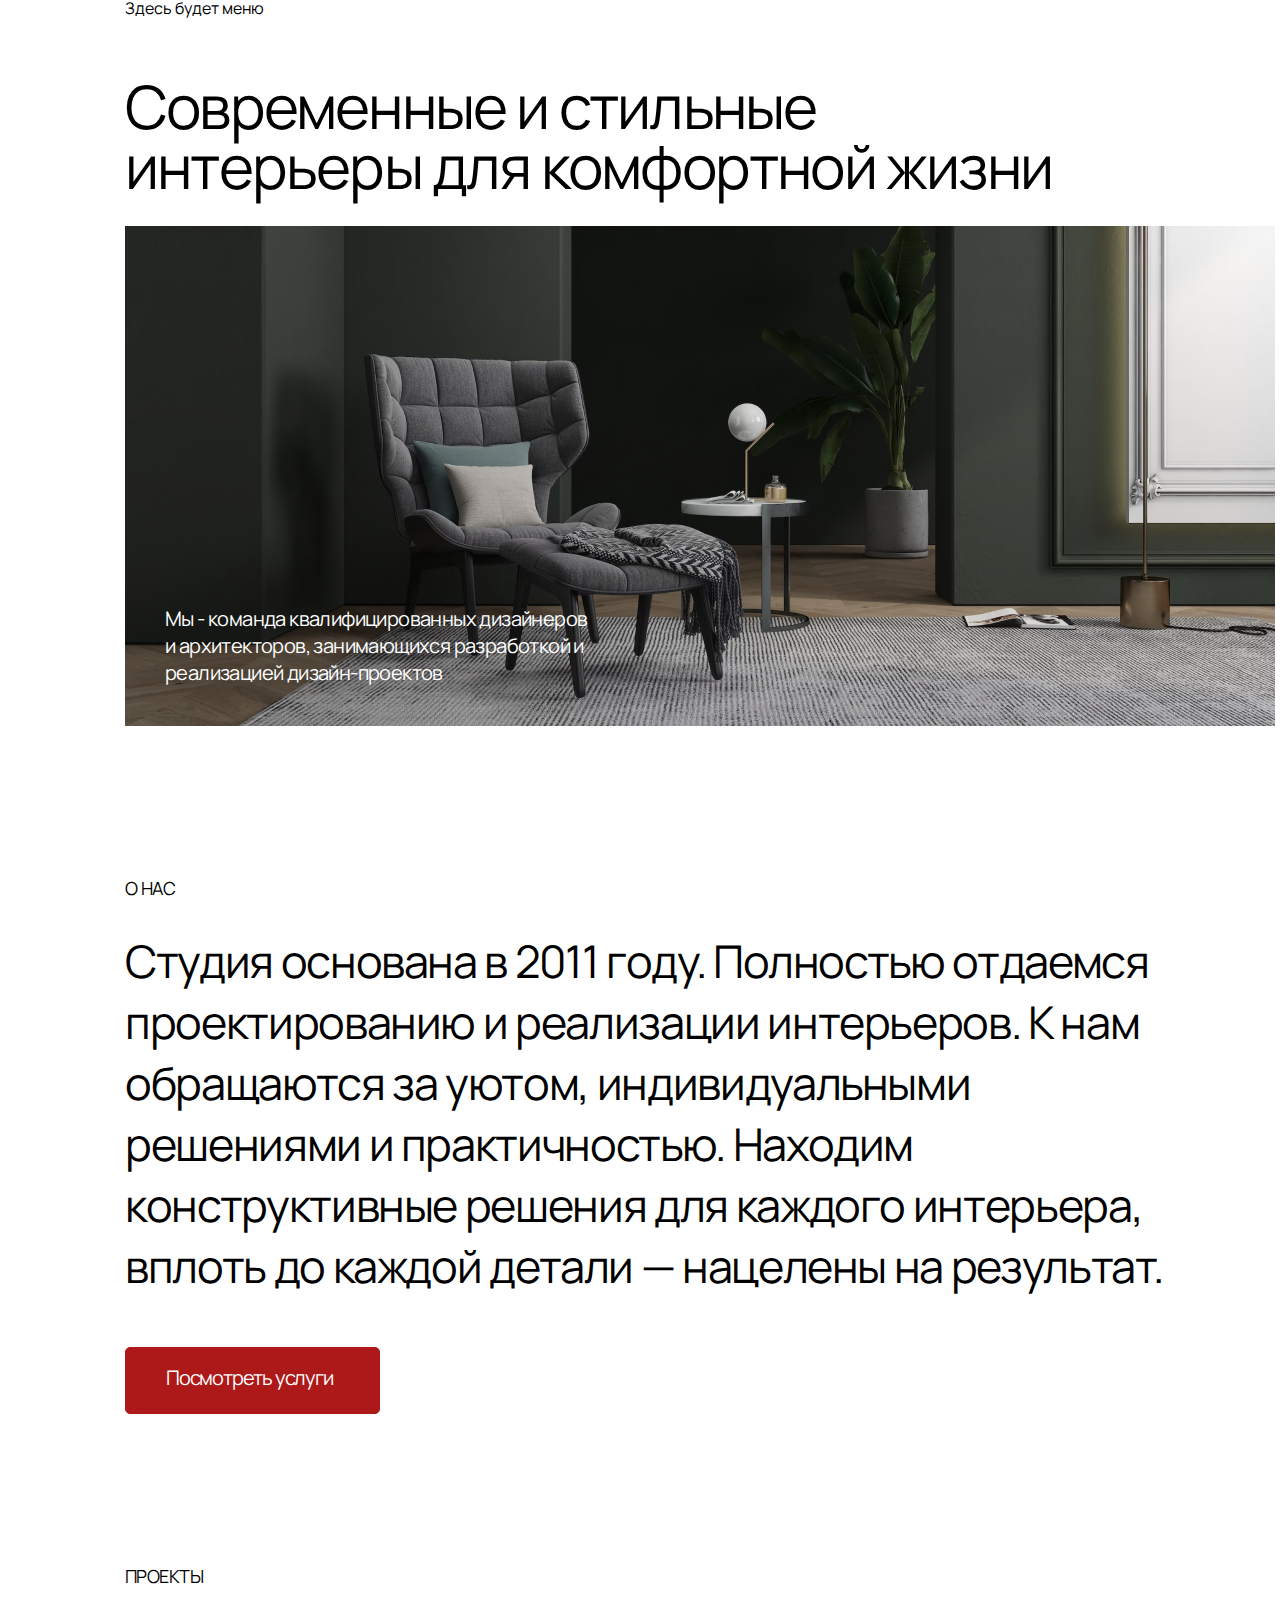
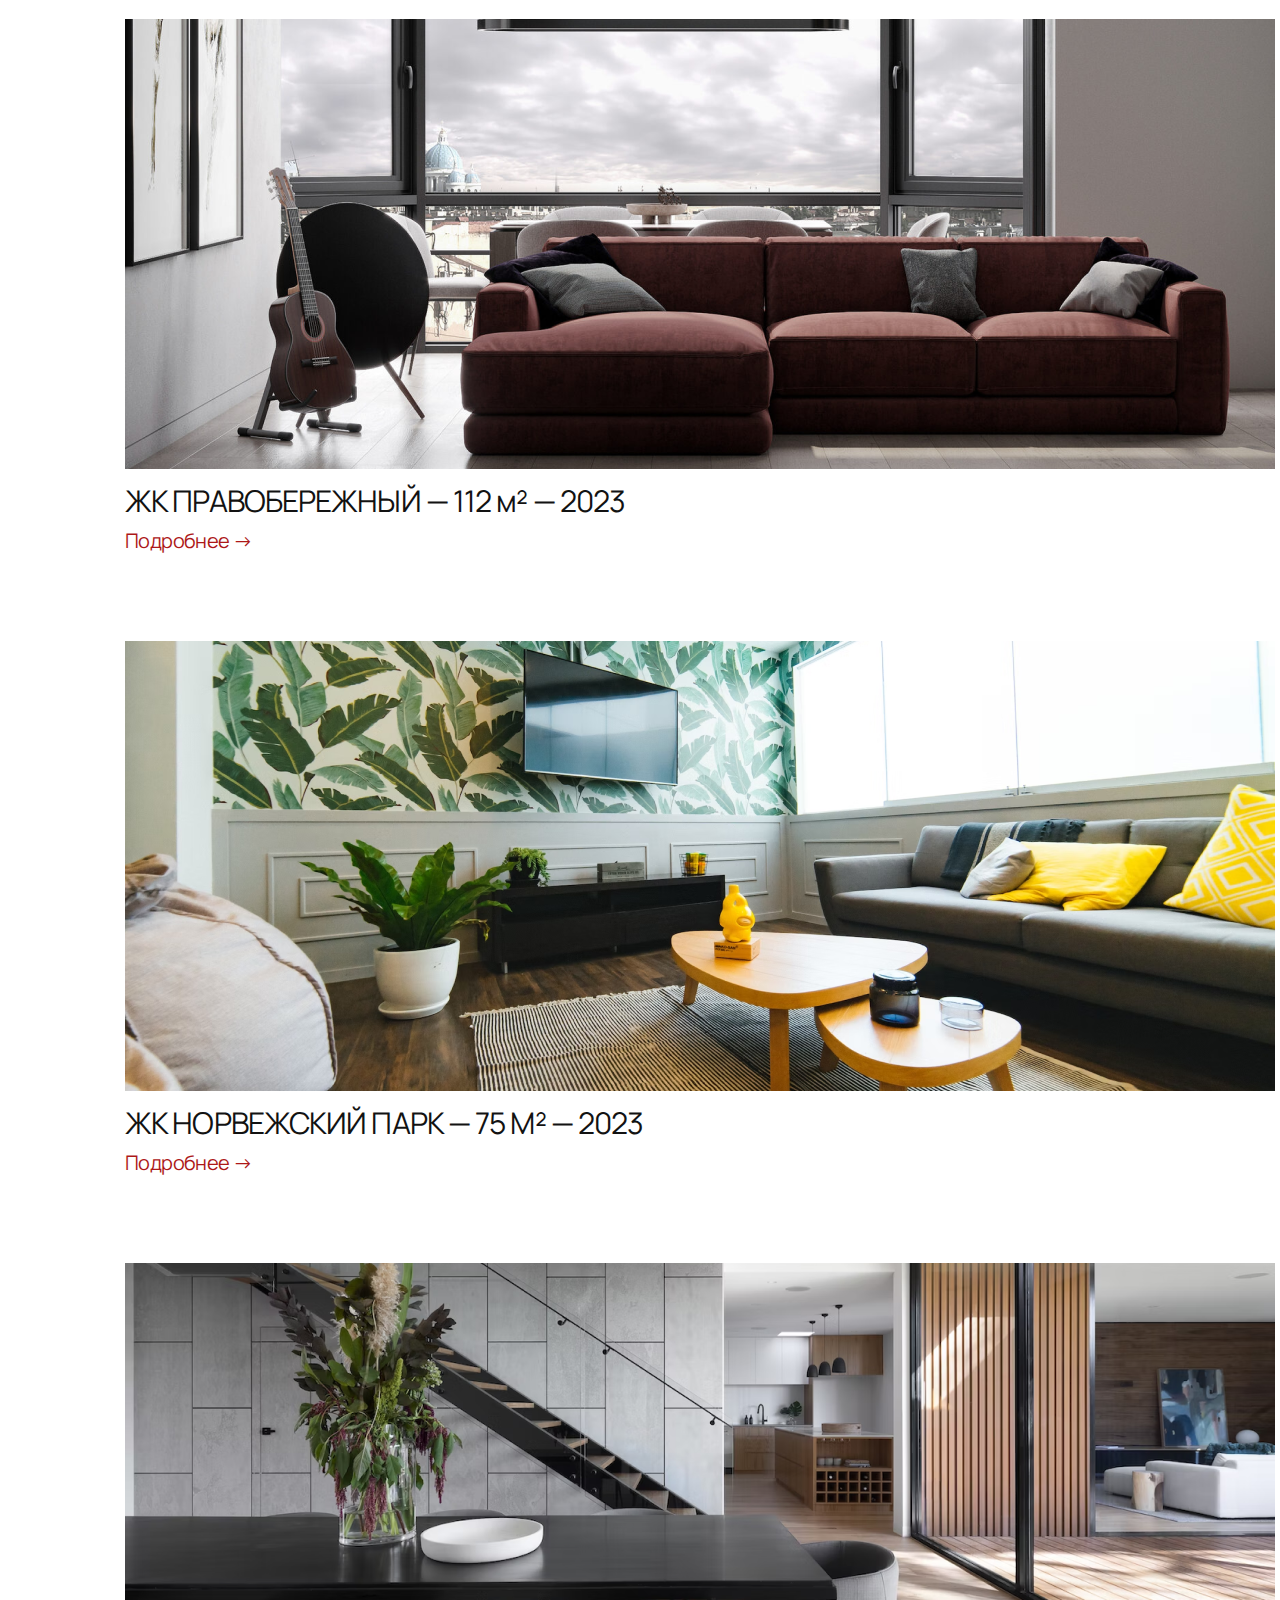
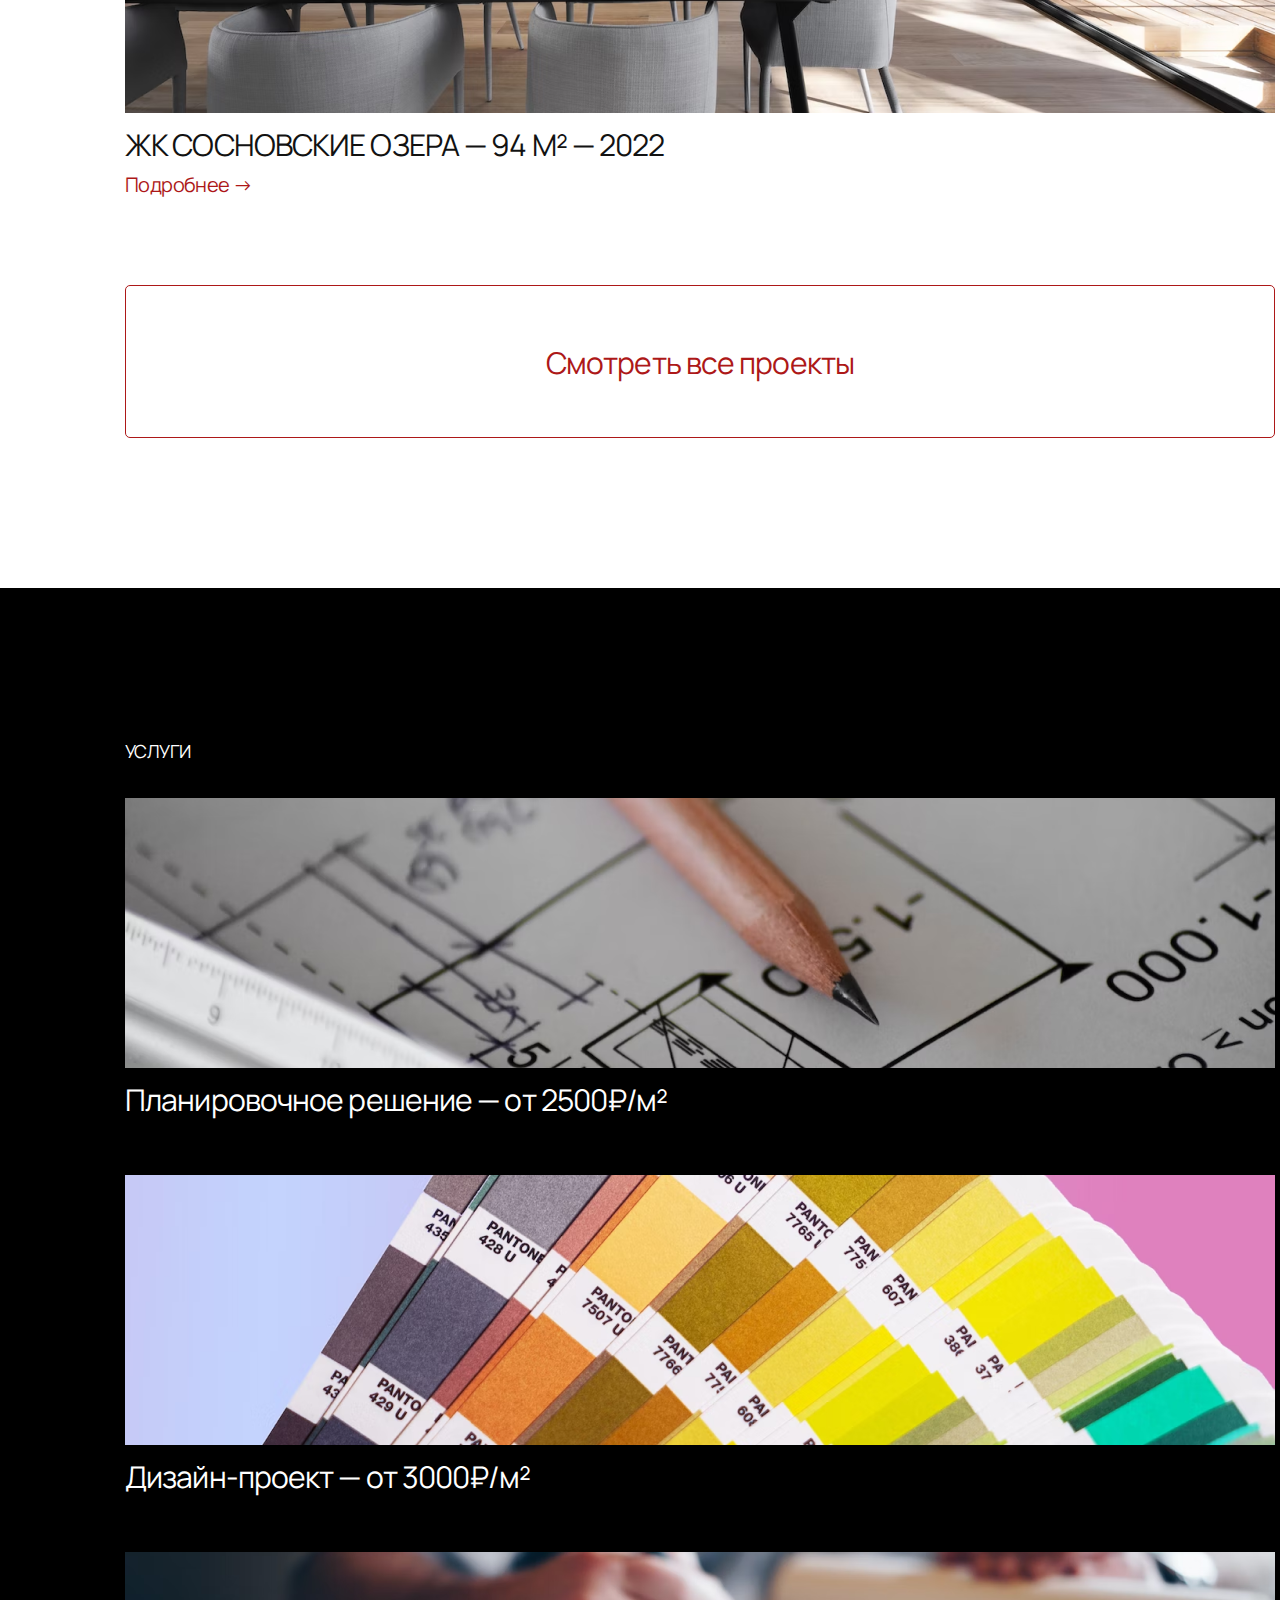
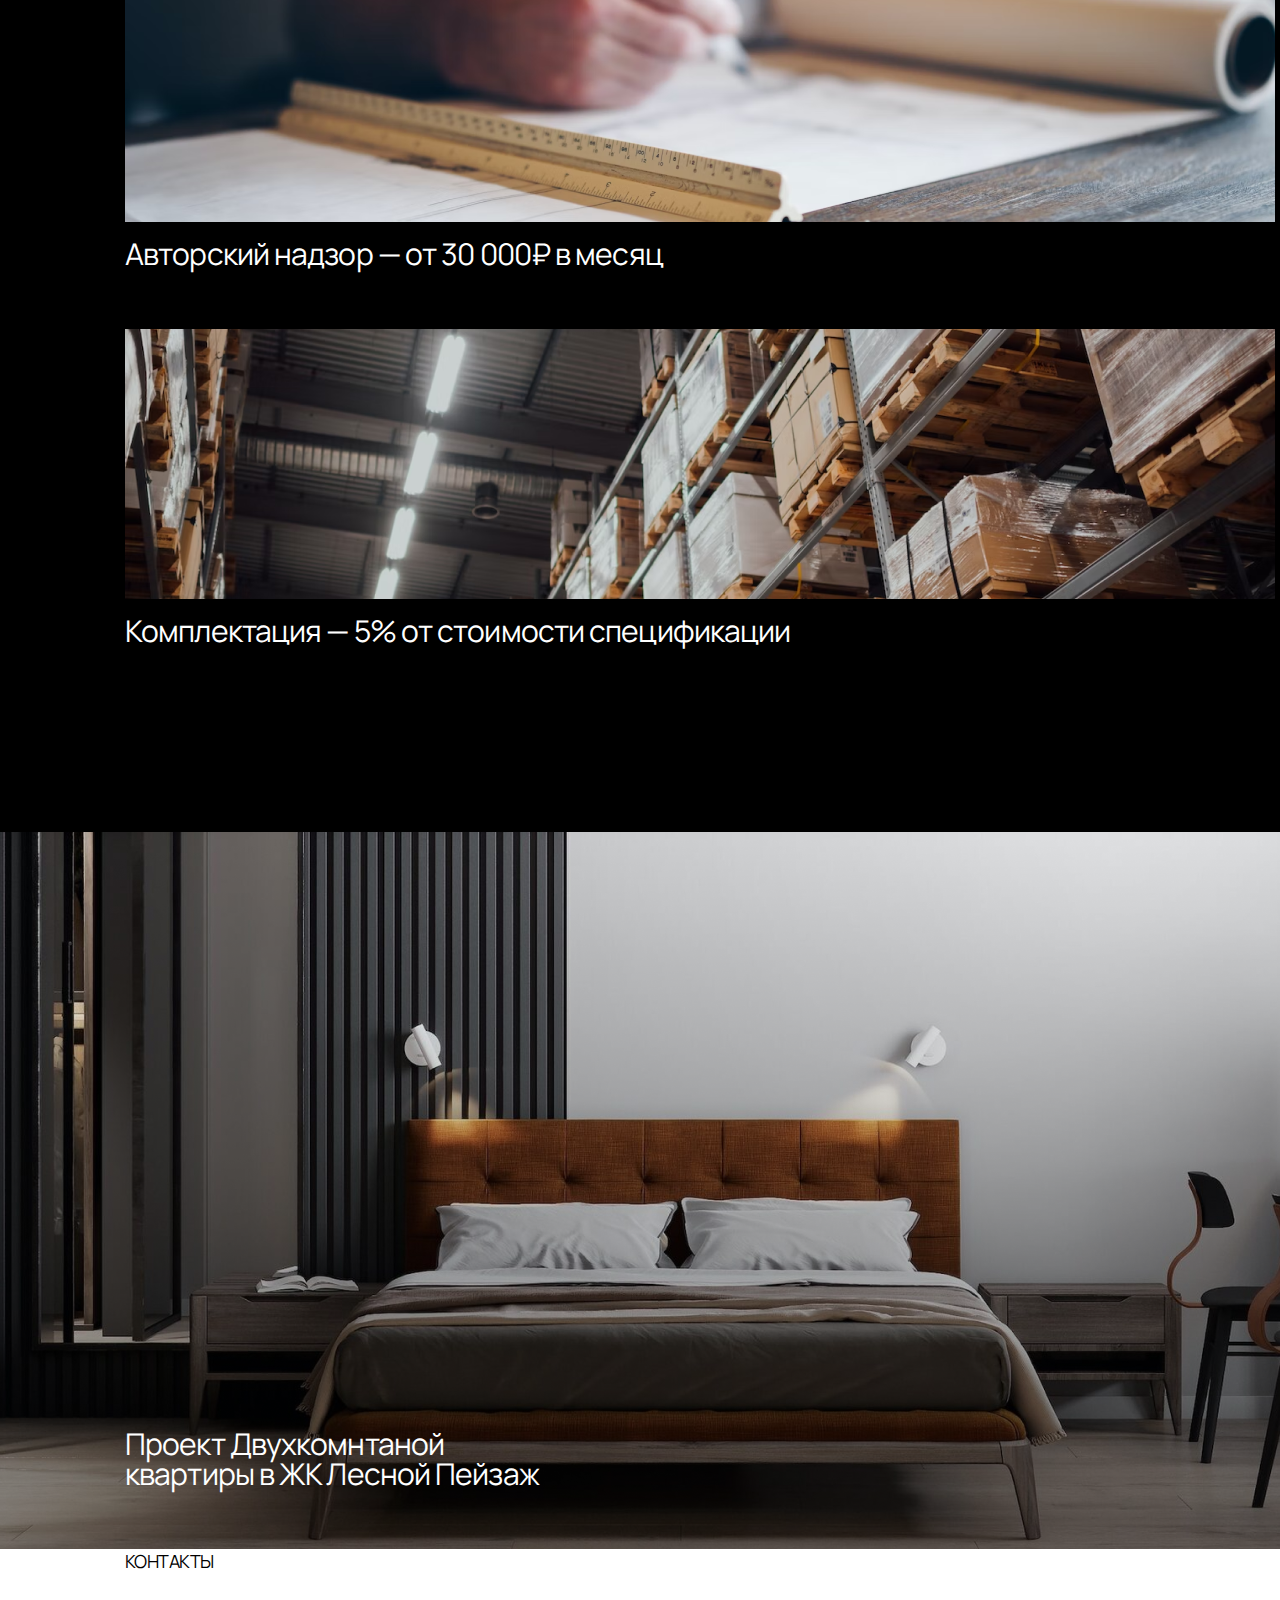
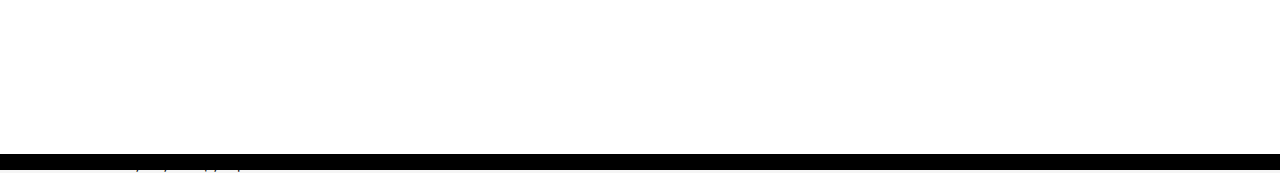
<file: index.html>
<!DOCTYPE html>
<html lang="en">
<head>
    <meta charset="UTF-8">
    <title>Studio landing</title>
    <link rel="stylesheet" href="styles/reset.css">
    <link rel="preconnect" href="https://fonts.googleapis.com">
    <link rel="preconnect" href="https://fonts.gstatic.com" crossorigin>
    <link href="https://fonts.googleapis.com/css2?family=Manrope&display=swap" rel="stylesheet">
    <link rel="stylesheet" href="styles/style.css">

</head>
<body>
    <div class="container">
        
        <div class="nav">
            <p>Здесь будет меню</p>
        </div>

        <div class="title">
            <h1>Современные и стильные интерьеры для комфортной жизни</h1>
            <div class="title-img">
                <p class="title-text">Мы - команда квалифицированных дизайнеров и архитекторов, занимающихся разработкой и реализацией дизайн-проектов</p>
            </div>
        </div>

        <div class="about">
            <h2>О НАС</h2>
            <p class="about__text">Студия основана в 2011 году. Полностью отдаемся проектированию и реализации интерьеров. К нам обращаются за уютом, индивидуальными решениями и практичностью. Находим конструктивные решения для каждого интерьера, вплоть до каждой детали — нацелены на результат.</p>
            <a class="about__btn" href="https://trends.rbc.ru/trends/industry/621d628e9a7947b135ed9665">Посмотреть услуги</a>
        </div>

        <div class="projects">
            <h2>ПРОЕКТЫ</h2>

            <div class="project">
                <img class="project__img" src="resources/project-1.png" alt="ЖК ПРАВОБЕРЕЖНЫЙ">
                <p class="project__text">ЖК ПРАВОБЕРЕЖНЫЙ — 112 м² — 2023</p>
                <a class="project__btn" href="">Подробнее →</a>
            </div>

            <div class="project">
                <img class="project__img" src="resources/project-2.png" alt="ЖК НОРВЕЖСКИЙ ПАРК">
                <p class="project__text">ЖК НОРВЕЖСКИЙ ПАРК — 75 М² — 2023</p>
                <a class="project__btn" href="">Подробнее →</a>
            </div>

            <div class="project">
                <img class="project__img" src="resources/project-3.png" alt="ЖК СОСНОВСКИЕ ОЗЕРА">
                <p class="project__text">ЖК СОСНОВСКИЕ ОЗЕРА — 94 М² — 2022</p>
                <a class="project__btn" href="">Подробнее →</a>
            </div>

            <a class="all-projects__btn" href="https://trends.rbc.ru/trends/industry/621d628e9a7947b135ed9665">Смотреть все проекты</a>
        </div>
    </div>

    <div class="container-black">
        <div class="services">
            <h2>УСЛУГИ</h2>

            <div class="service">
                <img src="resources/service-1.png" alt="Планировочное решение">
                <h3>Планировочное решение — от 2500₽/м²</h3>
            </div>

            <div class="service">
                <img src="resources/service-2.png" alt="Дизайн-проект">
                <h3>Дизайн-проект — от 3000₽/м²</h3>
            </div>

            <div class="service">
                <img src="resources/service-3.png" alt="Дизайн-проект">
                <h3>Авторский надзор — от 30 000₽ в месяц</h3>
            </div>

            <div class="service">
                <img src="resources/service-4.png" alt="Комплектация">
                <h3>Комплектация — 5% от стоимости спецификации</h3>
            </div>
        </div>
    </div>

    <div class="container-img">
        <div class="photo">
            <div class="photo__text">
                <p>Проект  Двухкомнтаной квартиры в ЖК Лесной Пейзаж</p>
            </div>
        </div>
    </div>

    <div class="container">
        <div class="contacts">
            <h2>КОНТАКТЫ</h2>
        </div>
    </div>

    <div class="container-black">
        <div class="footer">
            <p>Тут будет футер</p>
        </div>
    </div>
</body>
</html>
</file>
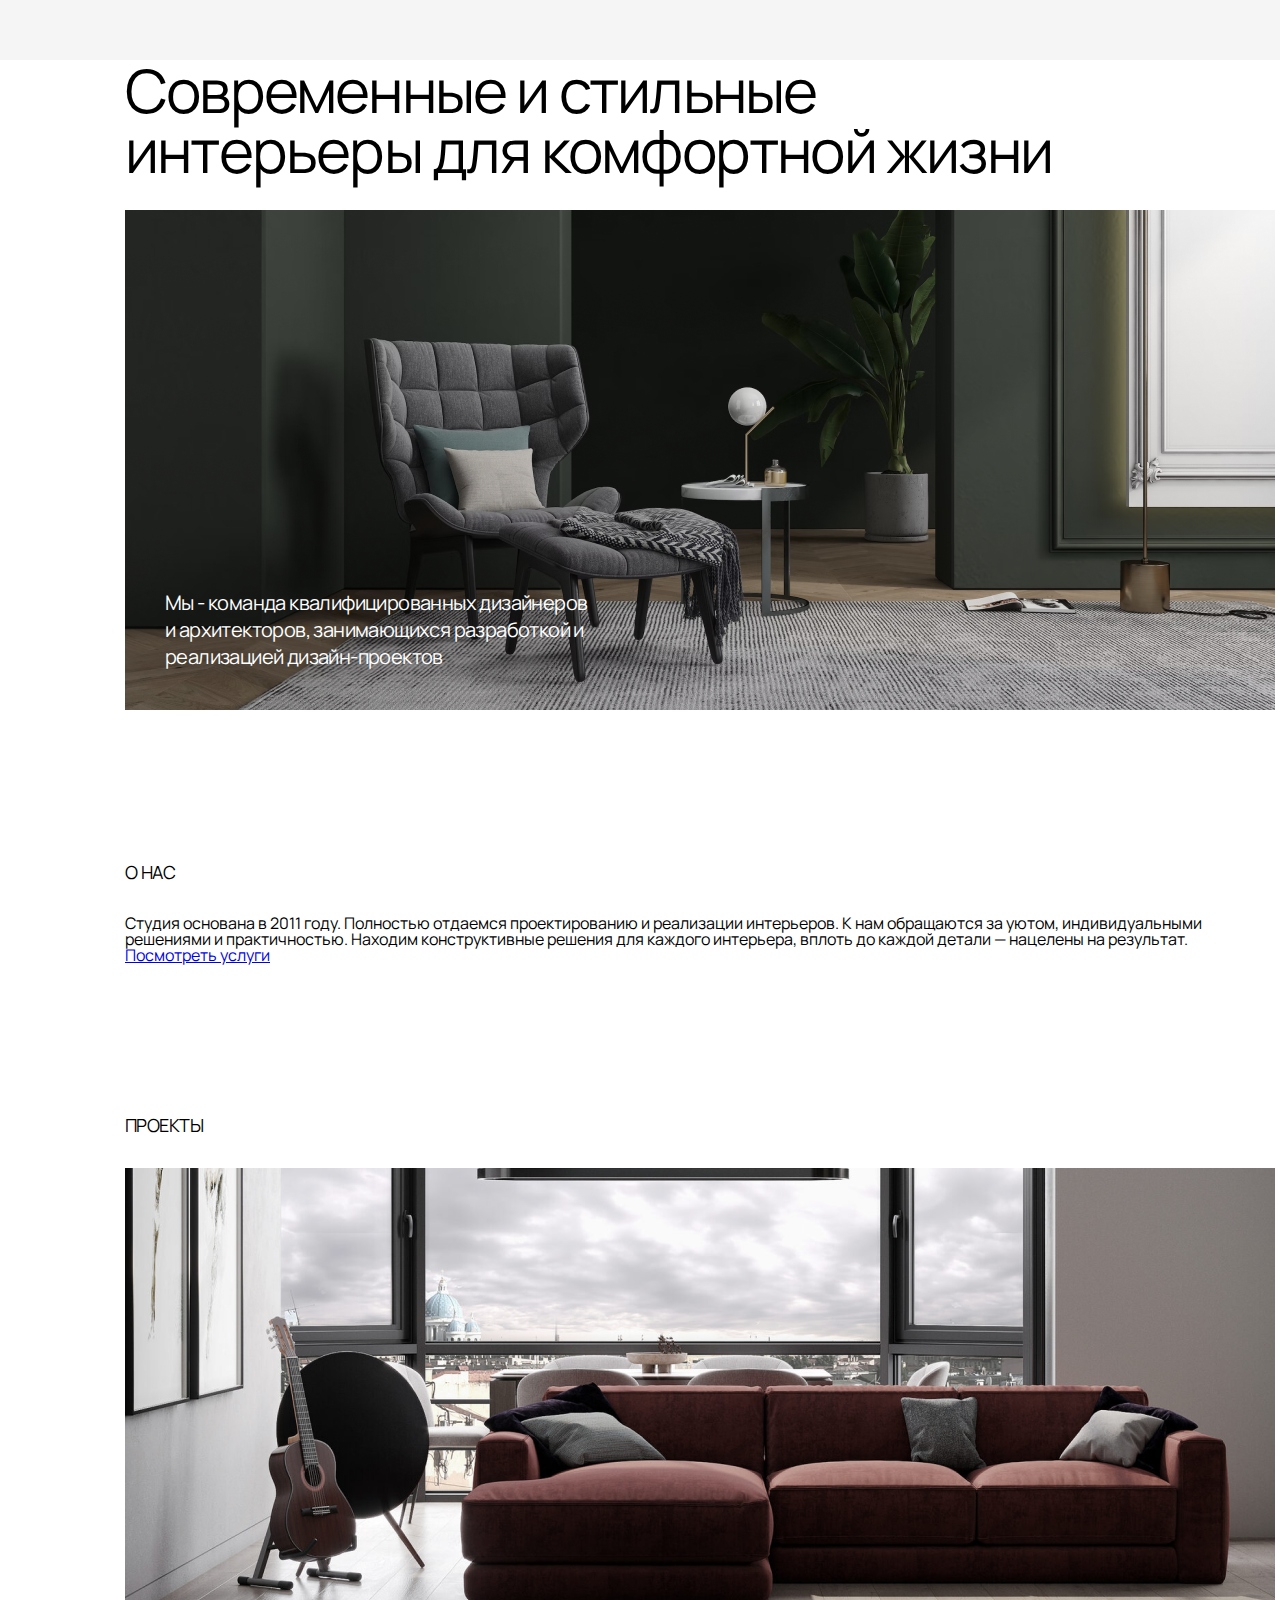
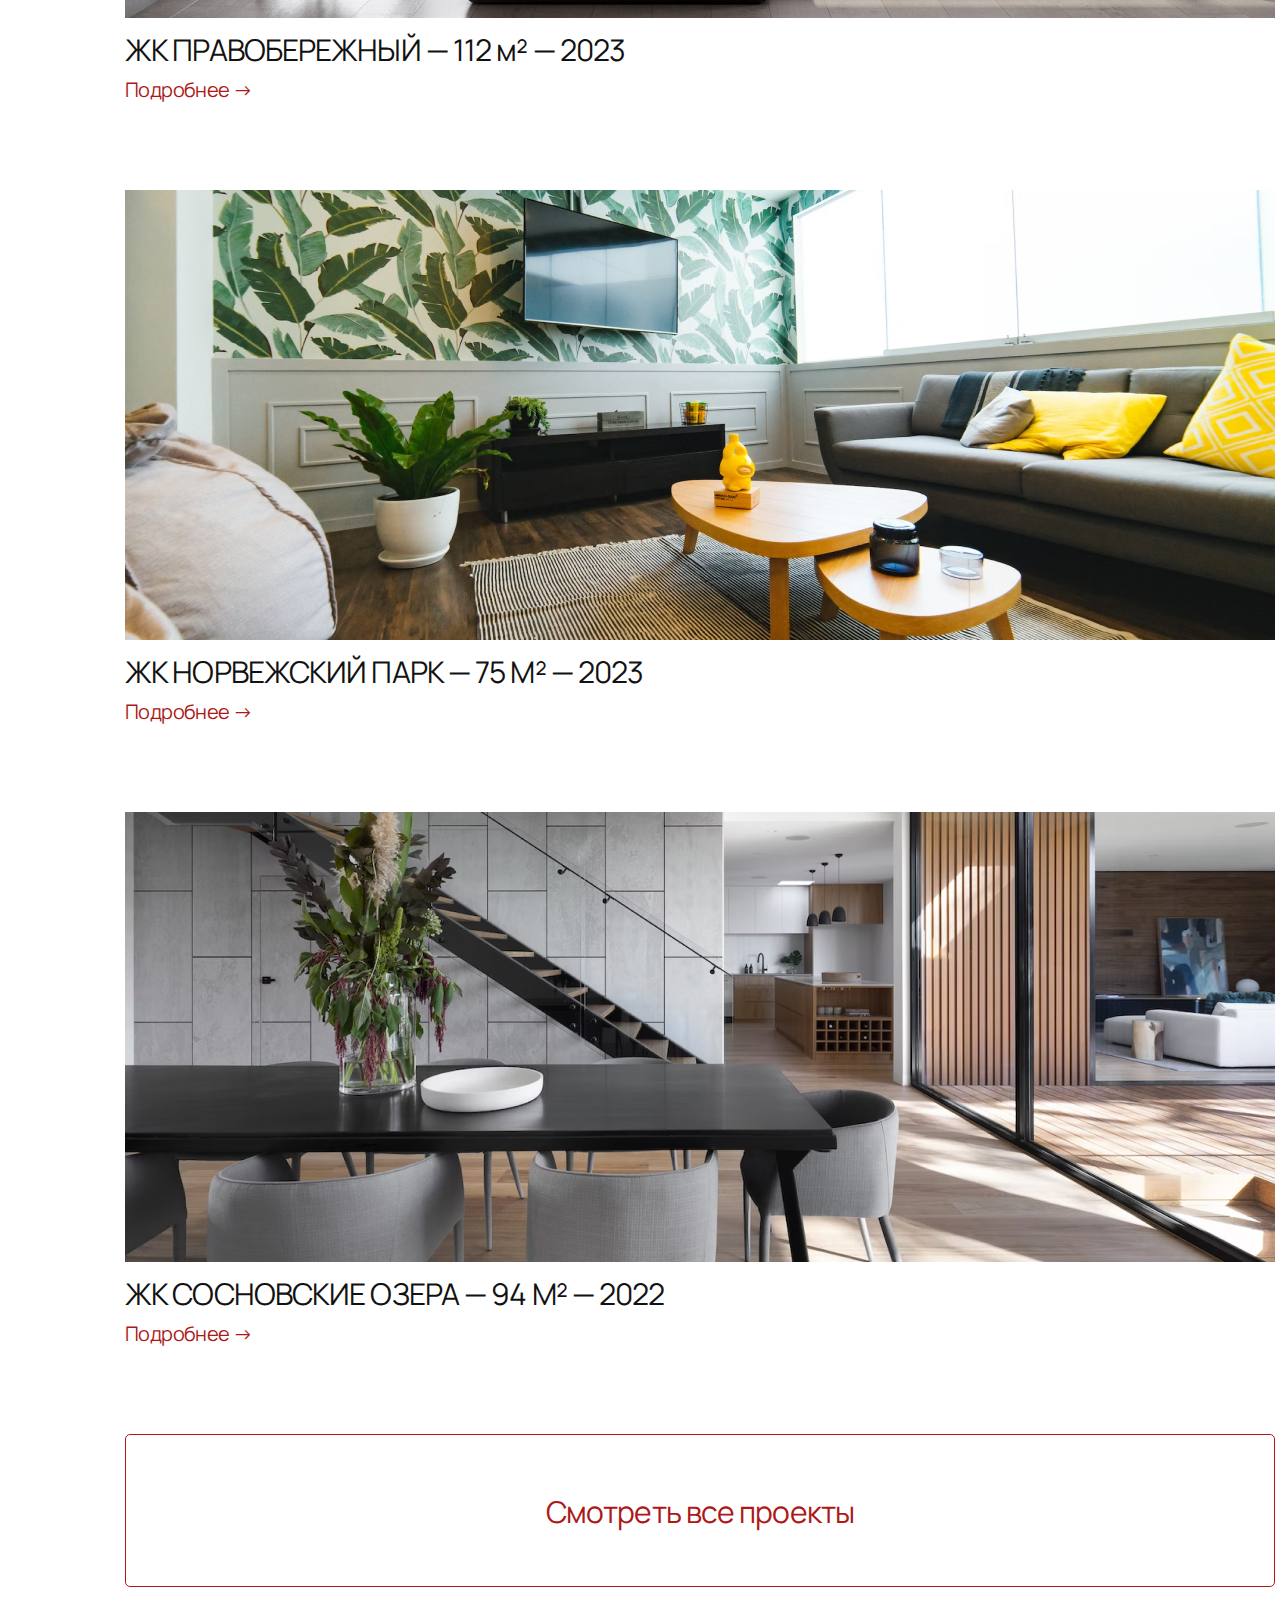
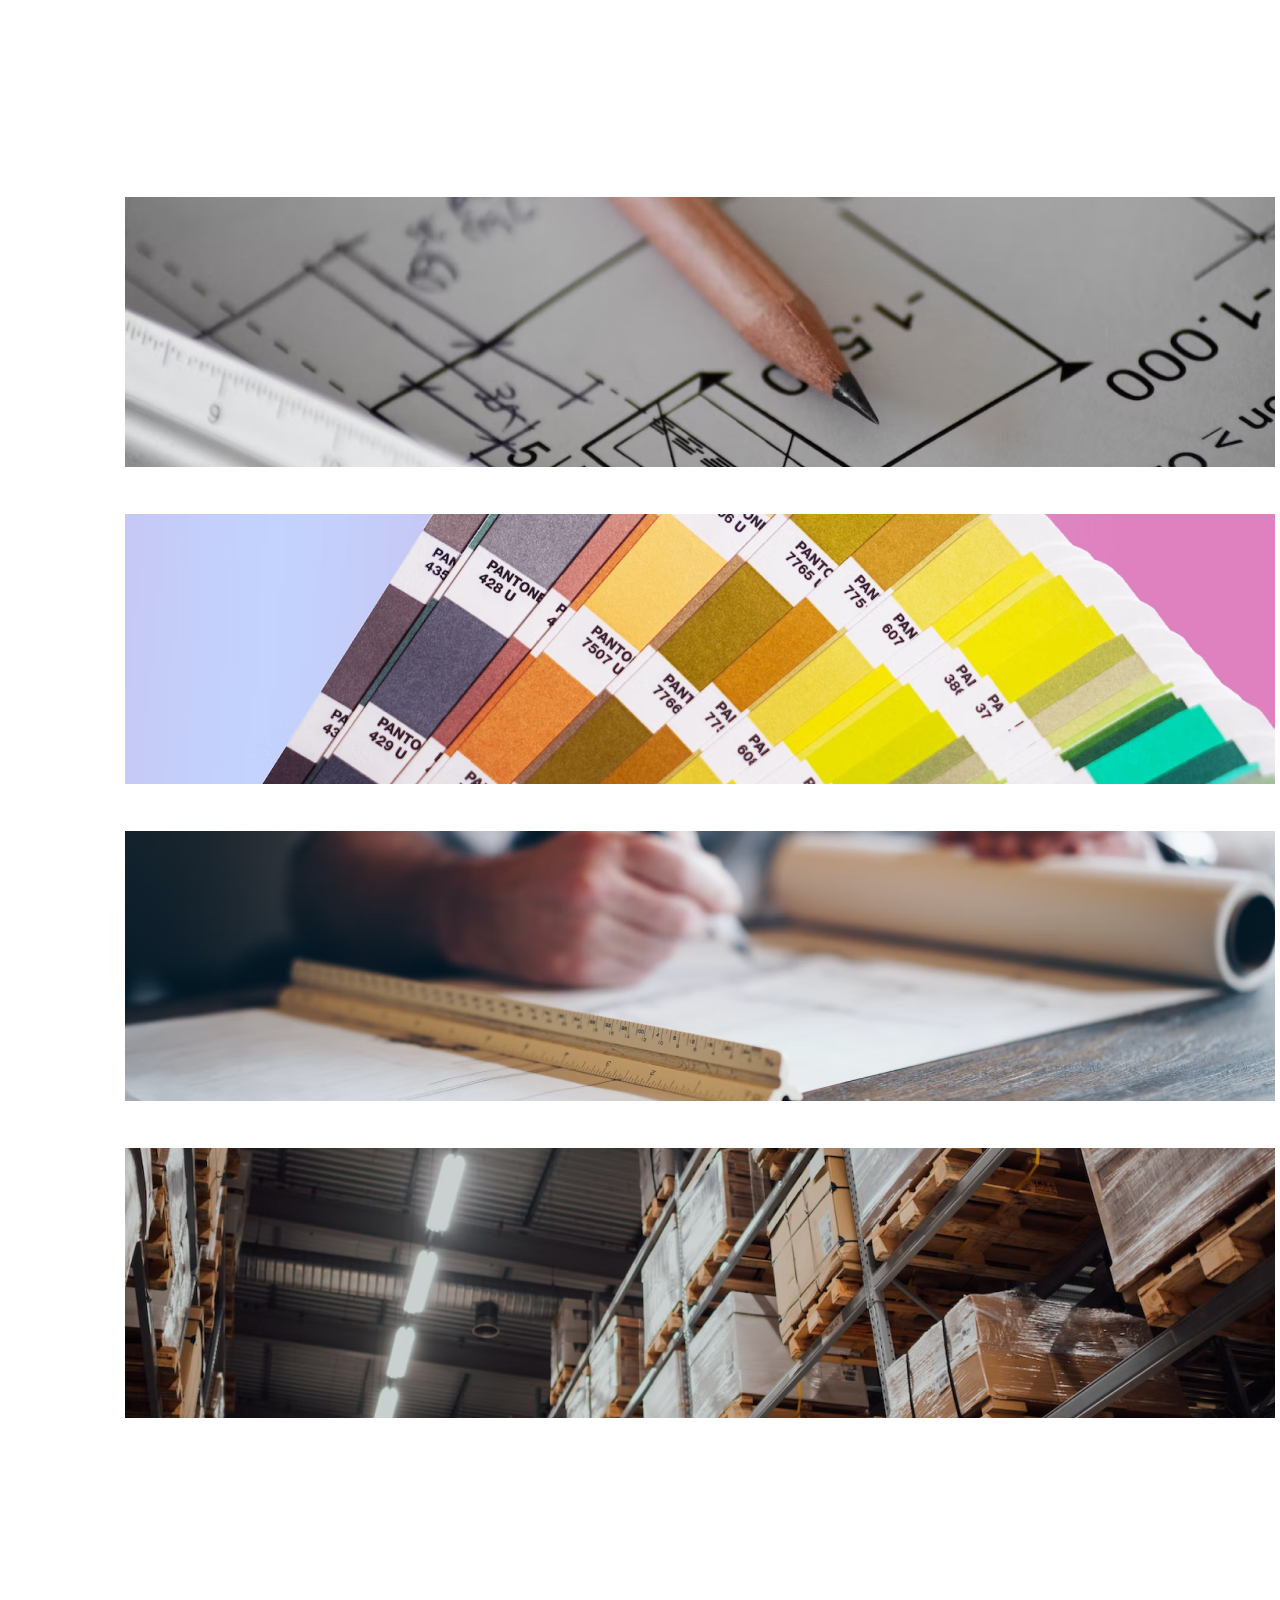
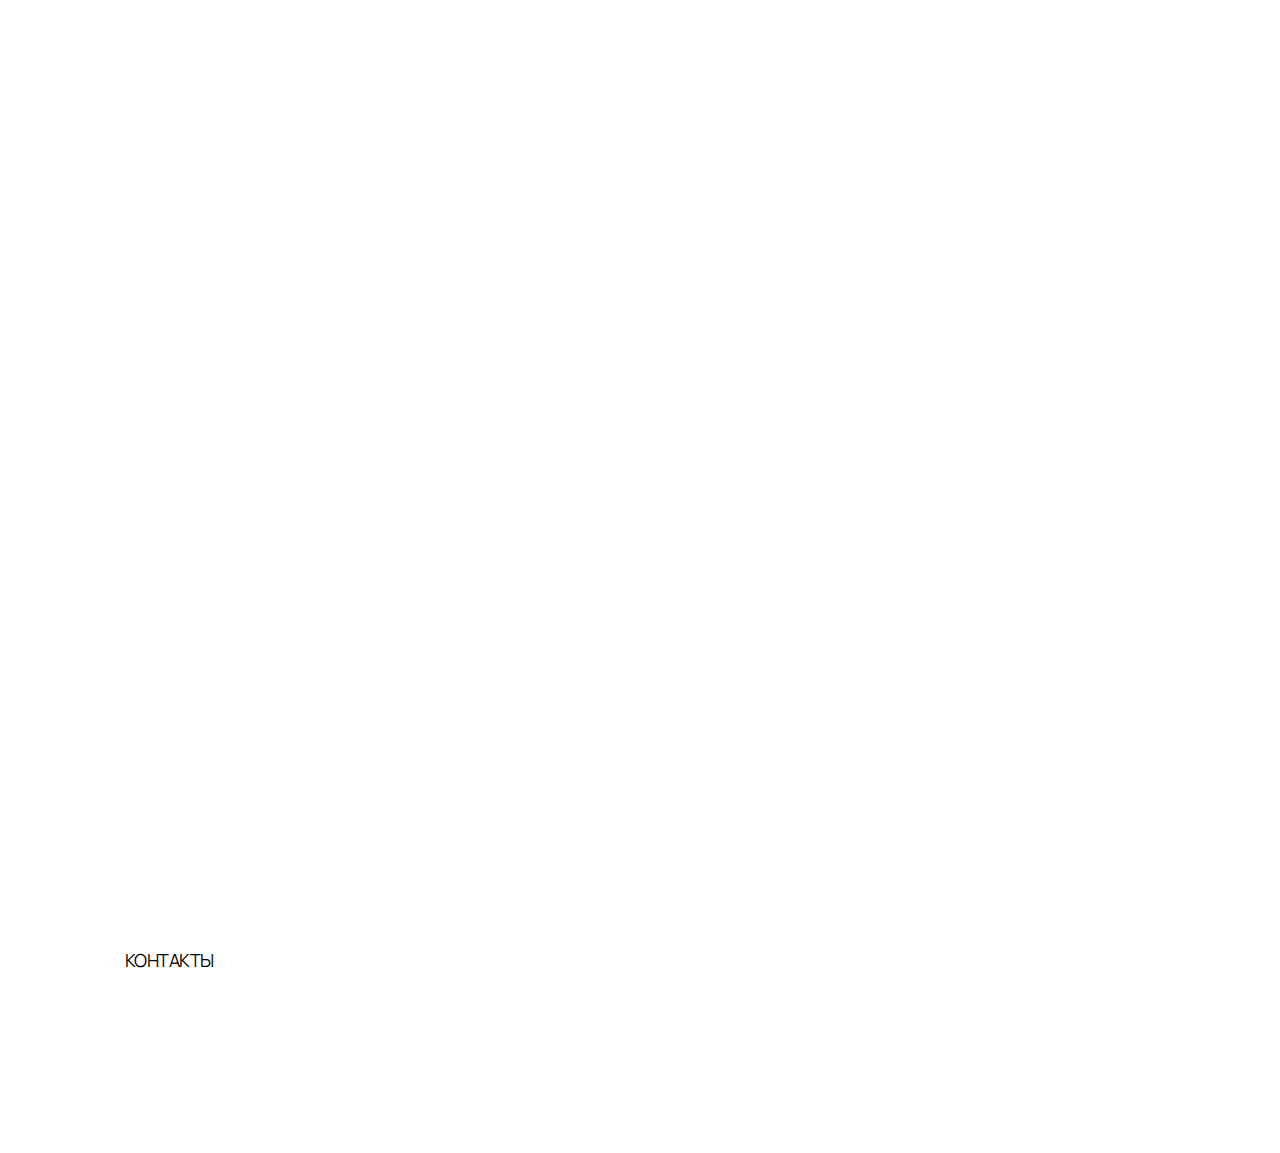
<file: ingex.html>
<!DOCTYPE html>
<html lang="en">
<head>
    <meta charset="UTF-8">
    <title>Studio landing</title>
    <link rel="stylesheet" href="styles/reset.css">
    <link rel="preconnect" href="https://fonts.googleapis.com">
    <link rel="preconnect" href="https://fonts.gstatic.com" crossorigin>
    <link href="https://fonts.googleapis.com/css2?family=Manrope&display=swap" rel="stylesheet">
    <link rel="stylesheet" href="styles/style.css">

</head>
<body>
    <div class="container">
        <div class="nav"></div>
        <div class="title">
            <h1>Современные и стильные интерьеры для комфортной жизни</h1>
            <div class="title-img">
                <p class="title-text">Мы - команда квалифицированных дизайнеров и архитекторов, занимающихся разработкой и реализацией дизайн-проектов</p>
            </div>
        </div>
        <div class="about">
            <h2>О НАС</h2>
            <p>Студия основана в 2011 году. Полностью отдаемся проектированию и реализации интерьеров. К нам обращаются за уютом, индивидуальными решениями и практичностью. Находим конструктивные решения для каждого интерьера, вплоть до каждой детали — нацелены на результат.</p>
            <a href="https://trends.rbc.ru/trends/industry/621d628e9a7947b135ed9665">Посмотреть услуги</a>
        </div>
        <div class="projects">
            <h2>ПРОЕКТЫ</h2>

            <div class="project">
                <img class="project__img" src="/resources/project-1.png" alt="">
                <p class="project__text">ЖК ПРАВОБЕРЕЖНЫЙ — 112 м² — 2023</p>
                <a class="project__btn" href="">Подробнее →</a>
            </div>

            <div class="project">
                <img class="project__img" src="/resources/project-2.png" alt="">
                <p class="project__text">ЖК НОРВЕЖСКИЙ ПАРК — 75 М² — 2023</p>
                <a class="project__btn" href="">Подробнее →</a>
            </div>

            <div class="project">
                <img class="project__img" src="/resources/project-3.png" alt="">
                <p class="project__text">ЖК СОСНОВСКИЕ ОЗЕРА — 94 М² — 2022</p>
                <a class="project__btn" href="">Подробнее →</a>
            </div>

            <a class="all-projects__btn" href="https://trends.rbc.ru/trends/industry/621d628e9a7947b135ed9665">Смотреть все проекты</a>
        </div>
        <div class="services">
            <h2>УСЛУГИ</h2>

            <div class="service-1">
                <img src="/resources/service-1.png" alt="">
                <h3>Планировочное решение — от 2500₽/м²</h3>
            </div>

            <div class="service-2">
                <img src="/resources/service-2.png" alt="">
                <h3>Дизайн-проект — от 3000₽/м²</h3>
            </div>

            <div class="service-3">
                <img src="/resources/service-3.png" alt="">
                <h3>Дизайн-проект — от 3000₽/м²</h3>
            </div>

            <div class="service-4">
                <img src="/resources/service-4.png" alt="">
                <h3>Комплектация — 5% от стоимости спецификации</h3>
            </div>
        </div>
        <div class="photo"></div>
        <div class="contacts">
            <h2>КОНТАКТЫ</h2>
        </div>
        <div class="footer"></div>
    </div>
</body>
</html>
</file>
<file: styles/style.css>
body {
    width: 100%;
    font-family: 'Manrope', sans-serif;
    font-weight: 400px;

    background: #f5f5f5;
}

.container {
    margin: 0 auto;
    width: 1400px;
    padding: 0px 125px 150px 125px;

    background: #ffffff;
}

.container-black {
    margin: 0 auto;
    width: 1400px;
    padding: 0px 125px;

    background: black;
}

.container-img {
    margin: 0 auto;
    width: 1400px;
    padding: 0px 125px;

    background-image: url("../resources/photo.png");
}

.nav {
    margin-bottom: 60px;
}

.title, 
.about {
    margin-bottom: 150px;
}

h1 {
    width: 956px;
    padding-bottom: 30px;
    
    font-size: 60px;
    line-height: 60px;
    letter-spacing: -1.8px;

    color: #000000;
}

.title-img {
    position: relative;
    width: 1150px;
    height: 500px;

    background-image: url('../resources/Title.png'); 
}

.title-text {
    position: absolute;
    width: 430px;
    height: 81px;
    bottom: 40px;
    left: 40px;

    font-size: 20px;
    line-height: 27px;
    letter-spacing: -0.6px;

    text-align: left;
    
    color: #ffffff;
}

h2 {
    margin-bottom: 30px;
    
    font-size: 18px;
    line-height: 25px;
    letter-spacing: -0.54px;

    color: #000000;
}

.about__text {
    margin-bottom: 50px;
    width: 1048px;
    height: 366px;
    
    font-size: 45px;
    line-height: 61px;
    letter-spacing: -1.35px;

    color: #000000;
}

.about__btn {
    display: inline-block;
    width: 255px;
    height: 67px;
    border: 1px solid #AD1818;
    padding: 20px 40px;

    border-radius: 5px;
    font-size: 20px;
    letter-spacing: -0.06em;
    text-decoration: none;

    color: #FFFFFF;    
    background: #AD1818;
}

.about a:hover {
    border: 1px solid #AD1818;

    background-color: white;
    color: #AD1818;
}

.project {
    margin-bottom: 90px;
}

.project img {
    width: 1150px;
    height: 450px;

    flex-shrink: 0;
}

.project__text {
    margin: 15px 0px;
    
    font-size: 30px;
    letter-spacing: -0.9px;

    color: #121212;
}

.project__btn {
    font-size: 20px;
    letter-spacing: -0.6px;
    text-decoration: none;

    color: #AD1818;
}

.all-projects__btn {
    display: block;
    width: 100%;
    height: 153px;
    border: 1px solid #AD1818;

    border-radius: 5px;
    text-decoration: none;
    text-align: center;
    line-height: 153px;
    font-size: 30px;
    letter-spacing: -0.9px;

    color: #AD1818;
    background: #FFF;
}

.all-projects__btn:hover {
    border: 1px solid #AD1818;

    color: #FFF;
    background: #AD1818;
}

.services {
    height: 1844px;
    width: 100%;
    padding-top: 151px;

    /* background-color: #121212; */
}

.services h2 {
    margin-bottom: 34px;

    color: #FFF;
}

.service {
    margin-bottom: 60px;
}

.service:nth-last-child(1) {
    margin-bottom: 0px;
}

.project__img {
    width: 1150px;
    height: 270px;

    flex-shrink: 0;
}

.services h3 {
    margin-top: 15px;
    font-size: 30px;
    letter-spacing: -0.9px;

    color: #FFF;
}

.photo {
    position: relative;
    height: 717px;
}

.photo__text {
    position:absolute;
    width: 443px;
    bottom: 60px;
    
    color: #FFF;
    font-size: 30px;
    letter-spacing: -0.9px;
}
</file>
